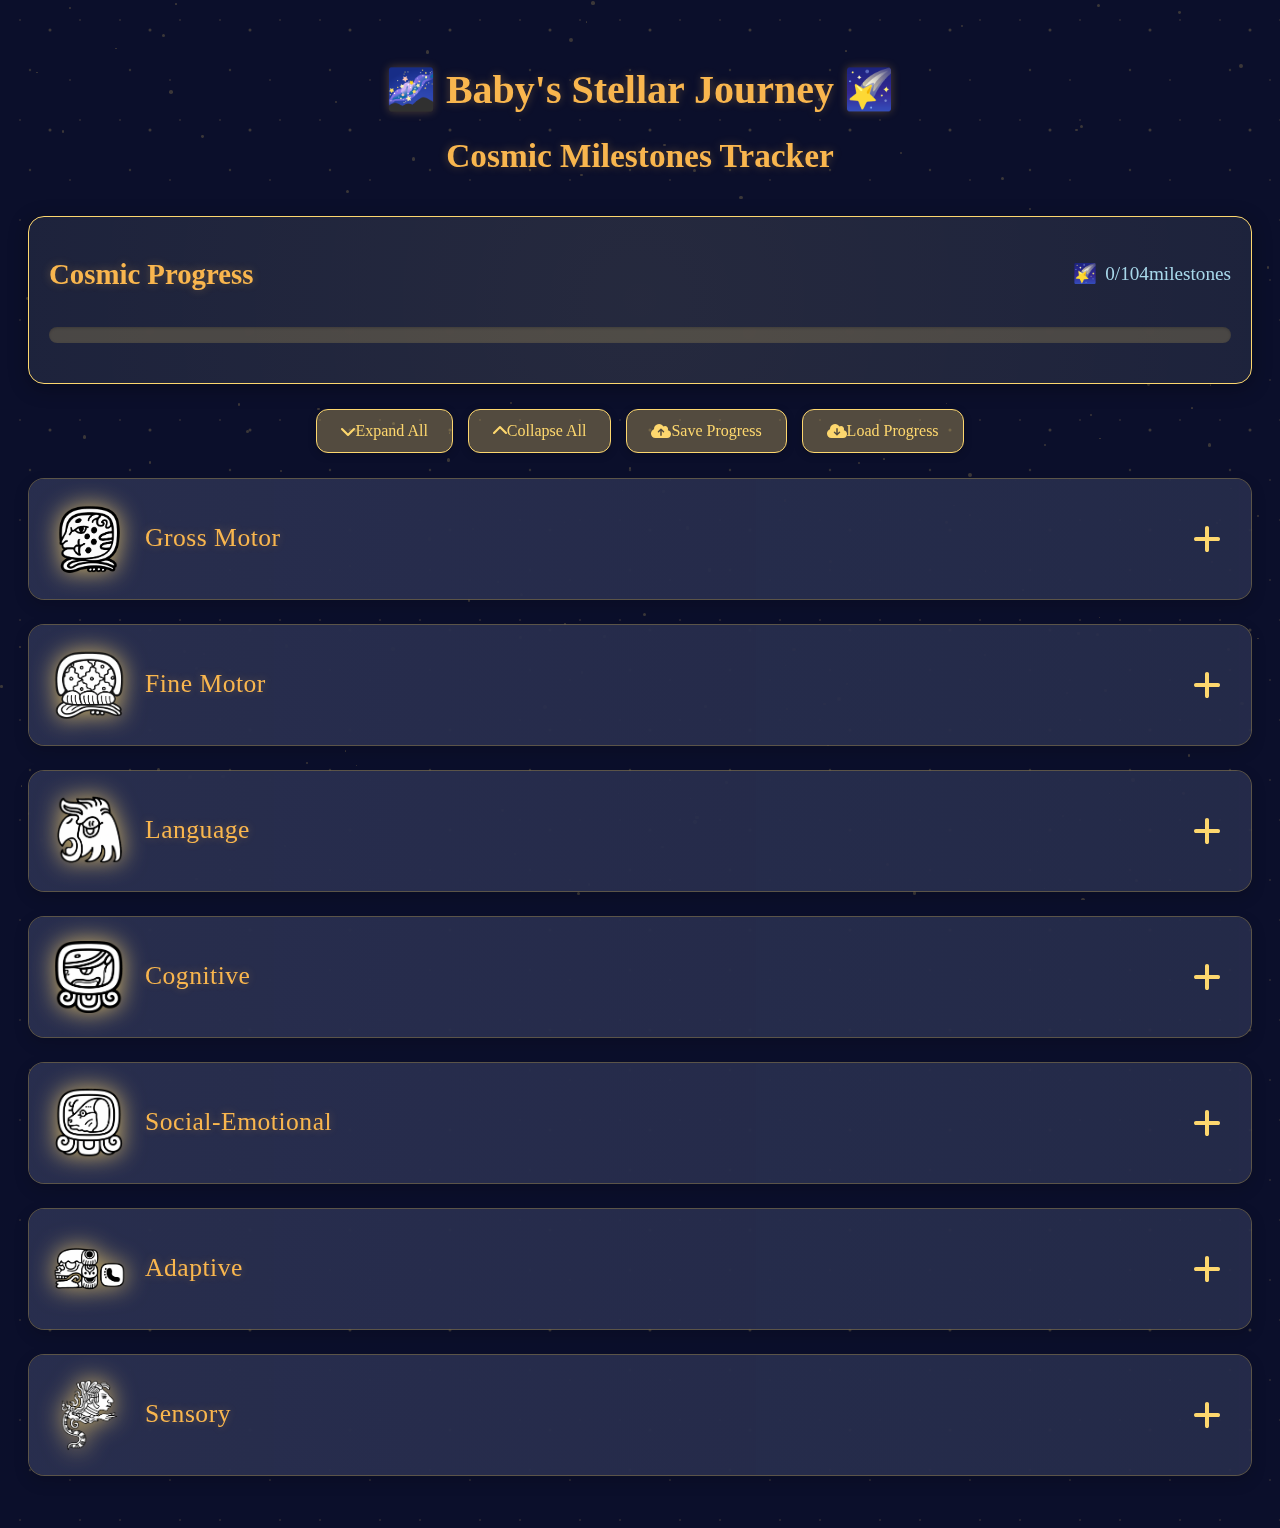
<file: index.html>
<!DOCTYPE html>
<html lang="en">
<head>
  <meta charset="UTF-8">
  <meta name="viewport" content="width=device-width, initial-scale=1.0">
  <title>Baby's Cosmic Milestones</title>
  <link rel="stylesheet" href="baby.css">
  <link rel="stylesheet" href="https://cdnjs.cloudflare.com/ajax/libs/font-awesome/6.0.0-beta3/css/all.min.css">
</head>
<body>
  <div class="constellation" id="constellation"></div>
  
  <h1>🌌 Baby's Stellar Journey 🌠<br><small>Cosmic Milestones Tracker</small></h1>
  
  <div class="progress-dashboard pulse">
    <div class="progress-header">
      <h2>Cosmic Progress</h2>
      <div class="progress-stats">
        <span id="completed-count">0</span>/<span id="total-count">0</span> milestones
      </div>
    </div>
    <div class="progress-bar-container">
      <div class="progress-bar" id="overall-progress" style="width: 0%"></div>
    </div>
    <div class="domain-progress" id="domain-progress"></div>
  </div>
  
  <div class="controls">
    <button class="control-btn" id="expand-all">
      <i class="fas fa-chevron-down"></i> Expand All
    </button>
    <button class="control-btn" id="collapse-all">
      <i class="fas fa-chevron-up"></i> Collapse All
    </button>
    <button class="control-btn" id="save-progress">
      <i class="fas fa-cloud-upload-alt"></i> Save Progress
    </button>
    <button class="control-btn" id="load-progress">
      <i class="fas fa-cloud-download-alt"></i> Load Progress
    </button>
  </div>
  
  <div id="milestones-container"></div>
  
  <div id="milestone-modal" class="modal">
    <div class="modal-content">
      <span class="close-modal">&times;</span>
      <h2 class="modal-title" id="modal-title"></h2>
      <div class="modal-section">
        <div class="modal-section-title">Celestial Timing</div>
        <div id="modal-age"></div>
      </div>
      <div class="modal-section">
        <div class="modal-section-title">Constellation</div>
        <div id="modal-domain"></div>
      </div>
      <div class="modal-section">
        <div class="modal-section-title">Stardust Description</div>
        <div id="modal-description"></div>
      </div>
      <div class="modal-section">
        <div class="modal-section-title">Guiding Stars (Tips)</div>
        <div id="modal-tips"></div>
      </div>
      <div class="modal-section">
        <div class="modal-section-title">Cosmic Range</div>
        <div id="modal-range"></div>
      </div>
      <button class="complete-btn" id="complete-btn">
        Mark as Reached
      </button>
      <div class="modal-section">
        <div class="modal-section-title">Celestial Source</div>
        <div id="modal-source"></div>
      </div>
    </div>
  </div>
  
  <div id="glyph-modal" class="glyph-modal">
    <div class="glyph-modal-content">
      <span class="glyph-modal-close">&times;</span>
      <div class="glyph-modal-header">
        <img id="glyph-modal-icon" class="glyph-modal-icon">
        <h2 class="glyph-modal-title" id="glyph-modal-title">
          <span id="glyph-modal-domain"></span>
          <small id="glyph-modal-mayan"></small>
        </h2>
      </div>
      <div class="modal-section">
        <div class="modal-section-title">Symbolism</div>
        <p id="glyph-modal-symbolism"></p>
      </div>
      <div class="modal-section">
        <div class="modal-section-title">Cultural Significance</div>
        <p id="glyph-modal-culture"></p>
      </div>
      <div class="modal-section">
        <div class="modal-section-title">Developmental Connection</div>
        <p id="glyph-modal-development"></p>
      </div>
    </div>
  </div>
  
  <div id="celebration" style="position: fixed; top: 0; left: 0; width: 100%; height: 100%; pointer-events: none; z-index: 2000; display: none;"></div>
  
  <script>
    const milestonesContainer = document.getElementById("milestones-container");
    const expandAllBtn = document.getElementById("expand-all");
    const collapseAllBtn = document.getElementById("collapse-all");
    const saveProgressBtn = document.getElementById("save-progress");
    const loadProgressBtn = document.getElementById("load-progress");
    const completedCount = document.getElementById("completed-count");
    const totalCount = document.getElementById("total-count");
    const overallProgress = document.getElementById("overall-progress");
    const domainProgress = document.getElementById("domain-progress");
    const celebration = document.getElementById("celebration");

    let milestonesData = [];
    let currentMilestoneId = null;
    let completedMilestones = [];
    const domainGlyphs = {
      'Gross Motor':     'assets/jaguar-balam-new.png',
      'Fine Motor':      'assets/turtle-ahk-new.png',
      'Language':        'assets/macaw-mo-new.png',
      'Cognitive':       'assets/eagle-kutz-new.png',
      'Social-Emotional':'assets/deer-manik-new.png',
      'Adaptive':        'assets/black-road-xibalba-new.png',
      'Sensory':         'assets/kukulkan-new.png'
    };

    const glyphExplanations = {
      'Gross Motor': {
        mayanName: "Jaguar (Balam)",
        symbolism: "The jaguar represents strength, agility, and physical power in Mayan culture.",
        culture: "In Mayan mythology, the jaguar was considered the ruler of the underworld.",
        development: "Just as a jaguar cub develops its hunting skills, babies develop gross motor skills."
      },
      'Fine Motor': {
        mayanName: "Turtle (Ek')",
        symbolism: "The turtle glyph represents precision and delicate movements.",
        culture: "Turtles were seen as wise creatures in Mayan culture.",
        development: "Like a turtle carefully manipulating objects with its claws."
      },
      'Language': {
        mayanName: "Macaw (Mo')",
        symbolism: "The colorful macaw represents communication and vocalization.",
        culture: "Macaws were sacred to the Maya as messengers.",
        development: "Just as a young macaw learns to vocalize."
      },
      'Cognitive': {
        mayanName: "Eagle (K'uk')",
        symbolism: "The eagle represents vision and higher thinking.",
        culture: "The eagle was associated with the sun god.",
        development: "Like an eaglet learning to interpret the world."
      },
      'Social-Emotional': {
        mayanName: "Deer (Manik')",
        symbolism: "The deer represents emotional awareness.",
        culture: "Deer were associated with the Mayan moon goddess.",
        development: "Like a fawn learning to interact with its herd."
      },
      'Adaptive': {
        mayanName: "Black Road (Xibalba)",
        symbolism: "The black road represents life's journey.",
        culture: "The black road led to Xibalba (the underworld).",
        development: "Just as travelers adapt to their path."
      },
      'Sensory': {
        mayanName: "Feathered Serpent (Kukulkan)",
        symbolism: "Represents sensory integration.",
        culture: "Kukulkan was a major deity.",
        development: "Like the serpent sensing its environment."
      }
    };

    const PROGRESS_FILE_NAME = 'baby_milestones_progress.json';

    document.addEventListener('DOMContentLoaded', () => {
      createConstellation();
      loadMilestones();
      setupControls();
      loadInitialProgress();
    });

    function loadInitialProgress() {
      const savedProgress = localStorage.getItem('completedMilestones');
      if (savedProgress) {
        try {
          completedMilestones = JSON.parse(savedProgress);
          updateProgressDashboard();
          updateMilestoneCards();
        } catch (e) {
          console.error("Error loading initial progress:", e);
        }
      }
    }

    function saveProgressToFile() {
      const progressData = JSON.stringify(completedMilestones);
      localStorage.setItem('completedMilestones', progressData);
      
      const blob = new Blob([progressData], { type: 'application/json' });
      const url = URL.createObjectURL(blob);
      const a = document.createElement('a');
      a.href = url;
      a.download = PROGRESS_FILE_NAME;
      document.body.appendChild(a);
      a.click();
      document.body.removeChild(a);
      URL.revokeObjectURL(url);
      
      showTemporaryMessage('Progress saved!', 'success');
    }

    function loadProgressFromFile() {
      const input = document.createElement('input');
      input.type = 'file';
      input.accept = '.json';
      
      input.onchange = e => {
        const file = e.target.files[0];
        if (!file) return;
        
        const reader = new FileReader();
        reader.onload = event => {
          try {
            const data = JSON.parse(event.target.result);
            if (Array.isArray(data)) {
              completedMilestones = data;
              localStorage.setItem('completedMilestones', JSON.stringify(data));
              updateProgressDashboard();
              updateMilestoneCards();
              showTemporaryMessage('Progress loaded!', 'success');
            }
          } catch (e) {
            console.error('Error parsing progress file:', e);
            showTemporaryMessage('Invalid progress file', 'error');
          }
        };
        reader.readAsText(file);
      };
      input.click();
    }

    function createConstellation() {
      const container = document.getElementById('constellation');
      const starsCount = 200;
      
      container.innerHTML = '';
      
      for (let i = 0; i < starsCount; i++) {
        const star = document.createElement('div');
        star.className = 'star';
        
        star.style.left = `${Math.random() * 100}%`;
        star.style.top = `${Math.random() * 100}%`;
        star.style.width = `${Math.random() * 3 + 1}px`;
        star.style.height = star.style.width;
        star.style.animationDelay = `${Math.random() * 4}s`;
        star.style.animationDuration = `${2 + Math.random() * 3}s`;
        
        if (i % 15 === 0) {
          star.classList.add('shooting-star');
          star.style.animation = `shoot ${3 + Math.random() * 2}s linear ${star.style.animationDelay} infinite`;
          star.style.width = '60px';
          star.style.height = '2px';
          star.style.opacity = '0';
        }
        
        container.appendChild(star);
      }
    }

    function loadMilestones() {
      fetch("milestones.json")
        .then(response => response.json())
        .then(data => {
          milestonesData = data.milestones;
          totalCount.textContent = milestonesData.length;
          groupAndDisplayMilestones();
          setupGlyphInteractions();
        })
        .catch(err => console.error("Error loading milestones:", err));
    }

    function groupAndDisplayMilestones() {
      const grouped = groupByDomain(milestonesData);
      milestonesContainer.innerHTML = '';
      
      Object.entries(grouped).forEach(([domain, milestones]) => {
        const domainEl = createDomainAccordion(domain, milestones);
        milestonesContainer.appendChild(domainEl);
      });
      
      setTimeout(() => {
        document.querySelectorAll('.domain-accordion').forEach((el, index) => {
          setTimeout(() => {
            el.classList.add('fade-in');
          }, index * 100);
        });
      }, 100);
    }

    function groupByDomain(milestones) {
      return milestones.reduce((acc, milestone) => {
        const domain = milestone.domain.split(' (')[0];
        if (!acc[domain]) acc[domain] = [];
        acc[domain].push(milestone);
        return acc;
      }, {});
    }

    function createDomainAccordion(domain, milestones) {
      const domainEl = document.createElement('div');
      domainEl.className = 'domain-accordion';
      
      milestones.sort((a, b) => parseFloat(a.range.average) - parseFloat(b.range.average));
      
      const header = document.createElement('div');
      header.className = 'domain-header';
      header.innerHTML = `
        <img src="${domainGlyphs[domain]}" alt="${domain}" class="domain-glyph">
        <div class="domain-title">${domain}</div>
        <div class="domain-toggle"><i class="fas fa-plus"></i></div>
      `;
      
      const content = document.createElement('div');
      content.className = 'domain-content';
      
      milestones.forEach(milestone => {
        content.appendChild(createMilestoneCard(milestone));
      });
      
      header.addEventListener('click', (e) => {
        if (e.target.classList.contains('domain-glyph')) return;
        
        content.classList.toggle('expanded');
        const toggleIcon = header.querySelector('.domain-toggle i');
        toggleIcon.classList.toggle('fa-plus');
        toggleIcon.classList.toggle('fa-minus');
      });
      
      domainEl.appendChild(header);
      domainEl.appendChild(content);
      return domainEl;
    }

    function createMilestoneCard(milestone) {
      const card = document.createElement('div');
      card.className = `milestone-card ${isCompleted(milestone.id) ? 'completed' : ''}`;
      card.dataset.id = milestone.id;
      
      const domain = milestone.domain.split(' (')[0];
      const mayanName = milestone.domain.match(/\(([^)]+)\)/)[1];

      card.innerHTML = `
        <div class="milestone-card-header">
          <div class="milestone-title">
            <img src="${domainGlyphs[domain]}" alt="${domain}" class="milestone-glyph">
            ${milestone.title}
          </div>
          ${isCompleted(milestone.id) ? '<div class="moon-badge">🌙</div>' : ''}
        </div>
        <div class="milestone-age">${milestone.age}</div>
        <div class="milestone-domain">${domain} <small>${mayanName}</small></div>
        <div class="milestone-description">${milestone.description}</div>
      `;
      
      card.addEventListener('click', (e) => {
        if (!e.target.classList.contains('control-btn')) {
          openMilestoneModal(milestone.id);
        }
      });
      
      return card;
    }

    function setupGlyphInteractions() {
      document.querySelectorAll('.domain-glyph, .milestone-glyph, .domain-progress-item img').forEach(glyph => {
        glyph.addEventListener('click', function(e) {
          e.stopPropagation();
          const domain = this.closest('.domain-header') 
            ? this.closest('.domain-header').querySelector('.domain-title').textContent 
            : this.closest('.milestone-card') 
              ? this.closest('.milestone-card').querySelector('.milestone-domain').textContent.split(' ')[0]
              : this.closest('.domain-progress-item').querySelector('span').textContent.trim();
          
          showGlyphGuide(domain);
        });
      });
    }

    function showGlyphGuide(domain) {
      const guide = glyphExplanations[domain];
      if (!guide) return;
      
      document.getElementById('glyph-modal-icon').src = domainGlyphs[domain];
      document.getElementById('glyph-modal-domain').textContent = domain;
      document.getElementById('glyph-modal-mayan').textContent = guide.mayanName;
      document.getElementById('glyph-modal-symbolism').textContent = guide.symbolism;
      document.getElementById('glyph-modal-culture').textContent = guide.culture;
      document.getElementById('glyph-modal-development').textContent = guide.development;
      
      const modal = document.getElementById('glyph-modal');
      modal.style.display = 'flex';
      setTimeout(() => modal.classList.add('show'), 10);
    }

    function closeGlyphModal() {
      const modal = document.getElementById('glyph-modal');
      modal.classList.remove('show');
      setTimeout(() => modal.style.display = 'none', 300);
    }

    function isCompleted(id) {
      return completedMilestones.includes(id);
    }

    function updateProgressDashboard() {
      const completed = completedMilestones.length;
      const total = milestonesData.length;
      const percentage = total > 0 ? Math.round((completed / total) * 100) : 0;
      
      completedCount.textContent = completed;
      overallProgress.style.width = `${percentage}%`;
      
      domainProgress.innerHTML = '';
      const domains = groupByDomain(milestonesData);
      
      Object.entries(domains).forEach(([domain, milestones]) => {
        const domainCompleted = milestones.filter(m => isCompleted(m.id)).length;
        const domainPercentage = Math.round((domainCompleted / milestones.length) * 100);
        
        const item = document.createElement('div');
        item.className = 'domain-progress-item';
        item.innerHTML = `
          <img src="${domainGlyphs[domain]}" alt="${domain}">
          <span style="flex: 1; margin: 0 12px;">${domain}</span>
          <span style="min-width: 60px; text-align: right;">${domainCompleted}/${milestones.length}</span>
          <div style="width: 100px; margin-left: 12px;" class="progress-bar-container">
            <div class="progress-bar" style="width: ${domainPercentage}%"></div>
          </div>
        `;
        domainProgress.appendChild(item);
      });
      
      document.querySelector('.progress-dashboard').classList.add('pulse');
      setTimeout(() => {
        document.querySelector('.progress-dashboard').classList.remove('pulse');
      }, 1000);
      
      setupGlyphInteractions();
    }

    function setupControls() {
      expandAllBtn.addEventListener('click', () => {
        document.querySelectorAll('.domain-content').forEach(content => {
          content.classList.add('expanded');
          const header = content.previousElementSibling;
          const toggleIcon = header.querySelector('.domain-toggle i');
          toggleIcon.classList.remove('fa-plus');
          toggleIcon.classList.add('fa-minus');
        });
      });
      
      collapseAllBtn.addEventListener('click', () => {
        document.querySelectorAll('.domain-content').forEach(content => {
          content.classList.remove('expanded');
          const header = content.previousElementSibling;
          const toggleIcon = header.querySelector('.domain-toggle i');
          toggleIcon.classList.remove('fa-minus');
          toggleIcon.classList.add('fa-plus');
        });
      });
      
      saveProgressBtn.addEventListener('click', saveProgressToFile);
      loadProgressBtn.addEventListener('click', loadProgressFromFile);
      
      document.querySelector('.glyph-modal-close').addEventListener('click', closeGlyphModal);
    }

    function updateMilestoneCards() {
      document.querySelectorAll('.milestone-card').forEach(card => {
        const id = card.dataset.id;
        if (isCompleted(id)) {
          card.classList.add('completed');
          if (!card.querySelector('.moon-badge')) {
            const moonBadge = document.createElement('div');
            moonBadge.className = 'moon-badge';
            moonBadge.textContent = '🌙';
            card.querySelector('.milestone-card-header').appendChild(moonBadge);
          }
        } else {
          card.classList.remove('completed');
          const badge = card.querySelector('.moon-badge');
          if (badge) badge.remove();
        }
      });
    }

    function showTemporaryMessage(message, type) {
      const messageEl = document.createElement('div');
      messageEl.className = `temp-message ${type}`;
      messageEl.textContent = message;
      document.body.appendChild(messageEl);
      
      setTimeout(() => {
        messageEl.classList.add('fade-out');
        setTimeout(() => messageEl.remove(), 500);
      }, 3000);
    }

    function openMilestoneModal(id) {
      currentMilestoneId = id;
      const milestone = milestonesData.find(m => m.id === id);
      if (!milestone) return;
      
      document.getElementById('modal-title').textContent = milestone.title;
      document.getElementById('modal-age').textContent = milestone.age;
      
      const domainParts = milestone.domain.split(' / ');
      const domainDisplay = domainParts.length > 1 ? 
        `${domainParts[0]} (${domainParts[1]})` : milestone.domain;
      document.getElementById('modal-domain').textContent = domainDisplay;
      
      document.getElementById('modal-description').textContent = milestone.description;
      document.getElementById('modal-tips').textContent = milestone.tips;
      document.getElementById('modal-source').textContent = milestone.source;
      
      function formatMonthLabel(label) {
        if (label.includes("month")) return label; // already includes unit
        const value = parseFloat(label);
        const unit = value === 1 ? "month" : "months";
        return `${value} ${unit}`;
      }
    
      const rangeText = `Early stars: ${formatMonthLabel(milestone.range.early)}
      Common alignment: ${formatMonthLabel(milestone.range.average)}
      Late bloomers: ${formatMonthLabel(milestone.range.late)}`;
      
      document.getElementById('modal-range').textContent = rangeText;
      
      const completeBtn = document.getElementById('complete-btn');
      if (isCompleted(milestone.id)) {
        completeBtn.innerHTML = 'Milestone Reached!';
        completeBtn.classList.add('completed-btn');
      } else {
        completeBtn.innerHTML = 'Mark as Reached';
        completeBtn.classList.remove('completed-btn');
      }
      
      const modal = document.getElementById('milestone-modal');
      modal.style.display = 'flex';
      setTimeout(() => modal.classList.add('show'), 10);
    }

    function closeModal() {
      const modal = document.getElementById('milestone-modal');
      modal.classList.remove('show');
      setTimeout(() => modal.style.display = 'none', 300);
    }

    function toggleMilestoneCompletion() {
      if (!currentMilestoneId) return;
      
      const index = completedMilestones.indexOf(currentMilestoneId);
      const card = document.querySelector(`[data-id="${currentMilestoneId}"]`);
      const completeBtn = document.getElementById('complete-btn');
      
      if (index === -1) {
        completedMilestones.push(currentMilestoneId);
        card.classList.add('completed');
        
        const moonBadge = document.createElement('div');
        moonBadge.className = 'moon-badge';
        moonBadge.textContent = '🌙';
        card.querySelector('.milestone-card-header').appendChild(moonBadge);
        
        completeBtn.innerHTML = 'Milestone Reached!';
        completeBtn.classList.add('completed-btn');
        
        showCelebration();
      } else {
        completedMilestones.splice(index, 1);
        card.classList.remove('completed');
        card.querySelector('.moon-badge')?.remove();
        
        completeBtn.innerHTML = 'Mark as Reached';
        completeBtn.classList.remove('completed-btn');
      }
      
      // Only save to localStorage, not to file
      localStorage.setItem('completedMilestones', JSON.stringify(completedMilestones));
      updateProgressDashboard();
    }

    function showCelebration() {
      celebration.style.display = 'block';
      celebration.innerHTML = '';
      
      for (let i = 0; i < 50; i++) {
        const star = document.createElement('div');
        star.className = 'celebration-star';
        star.style.left = `${Math.random() * 100}%`;
        star.style.top = `${Math.random() * 100}%`;
        star.style.animationDelay = `${Math.random() * 0.5}s`;
        star.innerHTML = ['✨', '🌟', '⭐', '🌠', '💫'][Math.floor(Math.random() * 5)];
        celebration.appendChild(star);
      }
      
      setTimeout(() => {
        celebration.style.display = 'none';
      }, 2000);
    }

    document.querySelector('.close-modal').addEventListener('click', closeModal);
    document.getElementById('complete-btn').addEventListener('click', toggleMilestoneCompletion);
    
    window.addEventListener('click', function(event) {
      if (event.target === document.getElementById('milestone-modal')) {
        closeModal();
      }
      if (event.target === document.getElementById('glyph-modal')) {
        closeGlyphModal();
      }
    });
    
    window.addEventListener('resize', () => {
      createConstellation();
    });
  </script>
</body>
</html>
</file>
<file: baby.css>
/* Enhanced Base Styles */
body {
  background-color: #0b0f2b;
  color: #fdd76e;
  font-family: -apple-system, 'Palatino', 'Georgia', serif;
  padding: 20px;
  line-height: 1.6;
  background-image: url('data:image/svg+xml;utf8,<svg xmlns="http://www.w3.org/2000/svg" width="100" height="100" viewBox="0 0 100 100"><circle cx="20" cy="20" r="1" fill="%23fdd76e22"/><circle cx="50" cy="30" r="1.5" fill="%23fdd76e33"/><circle cx="80" cy="20" r="1" fill="%23fdd76e22"/><circle cx="30" cy="70" r="1.2" fill="%23fdd76e28"/><circle cx="70" cy="80" r="1" fill="%23fdd76e22"/></svg>');
}

/* Enhanced Typography */
h1, h2, h3 {
  color: #f9b64e;
  font-family: -apple-system, 'Apple Chancery', cursive;
  text-align: center;
  margin: 0.5em 0;
  text-shadow: 0 0 10px rgba(249, 182, 78, 0.3);
}

h1 {
  font-size: 2.5rem;
  /* background: linear-gradient(90deg, #f9b64e, #fdd76e);*/
  /* -webkit-background-clip: text; */
   background-clip: text;
  /* color: transparent; */
  padding: 10px 0;
}

h2 {
  font-size: 1.8rem;
}

h3 {
  font-size: 1.4rem;
  color: #a8d8ea;
}

/* Enhanced Layout */
main {
  max-width: 900px;
  margin: 0 auto;
  padding: 20px;
}

/* Enhanced Progress Dashboard */
.progress-dashboard {
  background: rgba(28, 34, 61, 0.9);
  border: 1px solid #fdd76e;
  border-radius: 16px;
  padding: 20px;
  margin: 20px auto;
  box-shadow: 0 4px 20px rgba(0, 0, 0, 0.3);
  backdrop-filter: blur(5px);
  position: relative;
  overflow: hidden;
}

.progress-dashboard::before {
  content: '';
  position: absolute;
  top: -50%;
  left: -50%;
  width: 200%;
  height: 200%;
  background: radial-gradient(circle, rgba(253, 215, 110, 0.05) 0%, transparent 70%);
  z-index: -1;
}

.progress-header {
  display: flex;
  justify-content: space-between;
  align-items: center;
  margin-bottom: 15px;
}

.progress-stats {
  font-size: 1.2rem;
  color: #a8d8ea;
  display: flex;
  align-items: center;
}

.progress-stats::before {
  content: '🌠';
  margin-right: 8px;
}

.progress-bar-container {
  height: 16px;
  background: rgba(253, 215, 110, 0.2);
  border-radius: 8px;
  margin: 15px 0;
  overflow: hidden;
  box-shadow: inset 0 1px 3px rgba(0, 0, 0, 0.2);
}

.progress-bar {
  height: 100%;
  background: linear-gradient(90deg, #f9b64e, #fdd76e);
  transition: width 0.5s ease;
  position: relative;
  overflow: hidden;
}

.progress-bar::after {
  content: '';
  position: absolute;
  top: 0;
  left: 0;
  right: 0;
  bottom: 0;
  background: linear-gradient(90deg, 
    rgba(255, 255, 255, 0) 0%, 
    rgba(255, 255, 255, 0.3) 50%, 
    rgba(255, 255, 255, 0) 100%);
  animation: shimmer 2s infinite;
}

@keyframes shimmer {
  0% { transform: translateX(-100%); }
  100% { transform: translateX(100%); }
}

.domain-progress {
  margin-top: 20px;
}

.domain-progress-item {
  display: flex;
  align-items: center;
  margin: 10px 0;
  padding: 12px 0;
  border-bottom: 1px dashed rgba(253, 215, 110, 0.2);
  transition: transform 0.3s ease;
}

.domain-progress-item:hover {
  transform: translateX(5px);
}

/* Larger progress section icons */
.domain-progress-item img {
  width: 48px !important;
  height: 48px !important;
  margin-right: 15px;
  filter: drop-shadow(0 0 8px rgba(253, 215, 110, 0.7));
  cursor: pointer;
  transition: all 0.3s ease;
}

.domain-progress-item img:hover {
  transform: scale(1.1);
  filter: drop-shadow(0 0 12px rgba(253, 215, 110, 0.9));
}

/* Enhanced Controls */
.controls {
  display: flex;
  justify-content: center;
  gap: 15px;
  margin: 25px 0;
  flex-wrap: wrap;
}

.control-btn {
  background: rgba(253, 215, 110, 0.3);
  color: #fdd76e;
  border: 1px solid #fdd76e;
  border-radius: 12px;
  padding: 12px 24px;
  cursor: pointer;
  font-family: -apple-system, 'Palatino', 'Georgia', serif;
  transition: all 0.3s ease;
  font-size: 1rem;
  display: flex;
  align-items: center;
  box-shadow: 0 2px 8px rgba(0, 0, 0, 0.2);
}

.control-btn::before {
  margin-right: 8px;
}
.control-btn::after {
  margin-left: 8px;
}

.control-btn:hover {
  background: rgba(253, 215, 110, 0.5);
  transform: translateY(-3px);
  box-shadow: 0 4px 12px rgba(0, 0, 0, 0.3);
}

/* Enhanced Accordion Styles */
.domain-accordion {
  margin-bottom: 1.5rem;
  border: 1px solid rgba(253, 215, 110, 0.3);
  border-radius: 16px;
  overflow: hidden;
  background: rgba(28, 34, 61, 0.7);
  box-shadow: 0 6px 15px rgba(0, 0, 0, 0.15);
  transition: transform 0.3s ease, box-shadow 0.3s ease;
}

.domain-accordion:hover {
  transform: translateY(-3px);
  box-shadow: 0 8px 20px rgba(0, 0, 0, 0.2);
}

.domain-header {
  background: linear-gradient(90deg, rgba(42, 48, 80, 0.9), rgba(42, 48, 80, 0.7));
  padding: 24px;
  display: flex;
  align-items: center;
  cursor: pointer;
  transition: all 0.3s ease;
}

.domain-header:hover {
  background: linear-gradient(90deg, rgba(42, 48, 80, 0.95), rgba(42, 48, 80, 0.8));
}

/* Larger domain header icons */
.domain-glyph {
  width: 72px;
  height: 72px;
  margin-right: 20px;
  object-fit: contain;
  filter: drop-shadow(0 0 12px rgba(253, 215, 110, 0.8));
  transition: all 0.3s ease;
  cursor: pointer;
}

.domain-header:hover .domain-glyph {
  transform: rotate(10deg) scale(1.1);
}

.domain-title {
  font-size: 1.6rem;
  color: #f9b64e;
  flex-grow: 1;
  font-family: -apple-system, 'Apple Chancery', cursive;
  letter-spacing: 0.5px;
  text-shadow: 0 0 8px rgba(249, 182, 78, 0.3);
}

.domain-toggle {
  font-size: 2rem;
  color: #fdd76e;
  width: 40px;
  text-align: center;
  transition: transform 0.3s ease;
  display: flex;
  justify-content: center;
}

.domain-content {
  max-height: 0;
  overflow: hidden;
  transition: max-height 0.5s cubic-bezier(0.4, 0, 0.2, 1);
}

.domain-content.expanded {
  max-height: 5000px;
}

.domain-content.expanded + .domain-header .domain-toggle i {
  transform: rotate(180deg);
}

/* Enhanced Milestone Cards */
.milestone-card {
  padding: 20px 24px;
  border-bottom: 1px solid rgba(253, 215, 110, 0.1);
  position: relative;
  cursor: pointer;
  transition: all 0.3s ease;
  background: rgba(28, 34, 61, 0.5);
}

.milestone-card:hover {
  background: rgba(42, 48, 80, 0.5);
  transform: translateX(5px);
}

.milestone-card.completed {
  background: linear-gradient(90deg, rgba(76, 175, 80, 0.1), rgba(28, 34, 61, 0.7));
  border-left: 4px solid #4CAF50;
}

.milestone-card-header {
  display: flex;
  justify-content: space-between;
  align-items: flex-start;
  position: relative;
  gap: 12px;
  flex-wrap: wrap;
}

.moon-badge {
  font-size: 1.4rem;
  line-height: 1;
  color: #ffecb3;
  filter: drop-shadow(0 0 6px #ffeeb3);
  pointer-events: none;
  animation: glowPulse 2s ease-in-out infinite;
  flex-shrink: 0;
}

@keyframes glowPulse {
  0% { filter: drop-shadow(0 0 6px #ffeeb3); transform: scale(1); }
  50% { filter: drop-shadow(0 0 12px #fff2cc); transform: scale(1.1); }
  100% { filter: drop-shadow(0 0 6px #ffeeb3); transform: scale(1); }
}

.milestone-title-container {
  position: relative;
  padding-right: 2rem;
}

.milestone-title {
  font-size: 1.1rem;
  color: #f9b64e;
  margin-bottom: 8px;
  padding-top: 8px;
  flex: 1 1 auto;
  flex-wrap: wrap;
  gap: 10px;
  display: flex;
  align-items: center;
  font-family: -apple-system, 'Apple Chancery', cursive;
}

.milestone-glyph {
  width: 36px;
  height: 36px;
  margin-right: 12px;
  object-fit: contain;
  opacity: 0.95;
  filter: drop-shadow(0 0 5px rgba(253, 215, 110, 0.7));
}

.milestone-age {
  color: #a8d8ea;
  font-size: 0.95rem;
  margin-bottom: 8px;
  display: flex;
  align-items: center;
}

.milestone-age::before {
  content: '⏳';
  margin-right: 6px;
  font-size: 0.9rem;
}

.milestone-domain {
  font-size: 0.9rem;
  color: rgba(253, 215, 110, 0.9);
  margin-bottom: 12px;
  display: flex;
  align-items: center;
}

.milestone-domain small {
  color: rgba(253, 215, 110, 0.6);
  margin-left: 10px;
  font-size: 0.85rem;
}

.milestone-description {
  font-size: 1rem;
  line-height: 1.6;
  color: rgba(255, 246, 214, 0.95);
  padding-left: 48px;
}

/* Enhanced Completion Badge */
.moon-badge {
  position: absolute;
  top: 20px;
  right: 24px;
  font-size: 1.8rem;
  animation: moonFlash 0.8s ease;
  filter: drop-shadow(0 0 8px rgba(253, 215, 110, 0.7));
  transition: transform 0.3s ease;
}

.moon-badge:hover {
  transform: rotate(15deg) scale(1.2);
}

@keyframes moonFlash {
  0% { transform: scale(0.5); opacity: 0; }
  50% { transform: scale(1.2); opacity: 0.8; }
  100% { transform: scale(1); opacity: 1; }
}

/* Enhanced Constellation Background */
.constellation {
  position: fixed;
  top: 0;
  left: 0;
  width: 100%;
  height: 100%;
  pointer-events: none;
  z-index: -1;
  opacity: 0.2;
  overflow: hidden;
}

.star {
  position: absolute;
  background-color: #fdd76e;
  border-radius: 50%;
  animation: twinkle 4s infinite alternate;
  transition: all 0.5s ease;
}

.star::after {
  content: '';
  position: absolute;
  top: 50%;
  left: 50%;
  width: 200%;
  height: 200%;
  background: radial-gradient(circle, rgba(253, 215, 110, 0.8) 0%, transparent 70%);
  transform: translate(-50%, -50%);
  opacity: 0;
  transition: opacity 0.5s ease;
}

.star:hover::after {
  opacity: 0.3;
}

@keyframes twinkle {
  0% { opacity: 0.3; transform: scale(0.9); }
  50% { opacity: 0.8; transform: scale(1.1); }
  100% { opacity: 0.5; transform: scale(1); }
}

/* Enhanced Modal Styles */
.modal {
  display: none;
  position: fixed;
  top: 0;
  left: 0;
  width: 100%;
  height: 100%;
  background: rgba(11, 15, 43, 0.97);
  z-index: 1000;
  align-items: center;
  justify-content: center;
  backdrop-filter: blur(5px);
  animation: fadeIn 0.3s ease forwards;
}

.modal-content {
  background: linear-gradient(135deg, #1c223d, #0f142f);
  border: 2px solid #fdd76e;
  border-radius: 20px;
  padding: 30px;
  max-width: 500px;
  width: 90%;
  position: relative;
  color: #fff6d6;
  box-shadow: 0 15px 40px rgba(0, 0, 0, 0.4);
  max-height: 90vh;
  overflow-y: auto;
  transform: scale(0.95);
  transition: transform 0.3s ease;
}

.modal-content::before {
  content: '';
  position: absolute;
  top: 0;
  left: 0;
  right: 0;
  bottom: 0;
  background: url('data:image/svg+xml;utf8,<svg xmlns="http://www.w3.org/2000/svg" width="100" height="100" viewBox="0 0 100 100"><circle cx="10" cy="10" r="0.5" fill="%23fdd76e10"/><circle cx="30" cy="30" r="0.5" fill="%23fdd76e10"/><circle cx="70" cy="20" r="0.5" fill="%23fdd76e10"/><circle cx="90" cy="90" r="0.5" fill="%23fdd76e10"/></svg>');
  opacity: 0.1;
  z-index: -1;
}

.modal.show .modal-content {
  transform: scale(1);
}

.close-modal {
  position: absolute;
  top: 15px;
  right: 20px;
  font-size: 2rem;
  cursor: pointer;
  color: #fdd76e;
  transition: transform 0.3s ease;
  width: 40px;
  height: 40px;
  display: flex;
  align-items: center;
  justify-content: center;
  border-radius: 50%;
}

.close-modal:hover {
  transform: rotate(90deg) scale(1.1);
  background: rgba(253, 215, 110, 0.1);
}

.modal-title {
  color: #f9b64e;
  font-size: 1.8rem;
  margin-bottom: 1.5rem;
  text-align: center;
  font-family: -apple-system, 'Apple Chancery', cursive;
  padding-bottom: 10px;
  border-bottom: 1px solid rgba(253, 215, 110, 0.3);
}

.modal-section {
  margin-bottom: 1.5rem;
  background: rgba(28, 34, 61, 0.5);
  padding: 15px;
  border-radius: 12px;
  border-left: 3px solid #fdd76e;
}

.modal-section-title {
  color: #a8d8ea;
  font-weight: bold;
  margin-bottom: 0.8rem;
  font-size: 1.2rem;
  display: flex;
  align-items: center;
}

.modal-section-title::before {
  content: "✦";
  margin-right: 10px;
  font-size: 1rem;
  color: #fdd76e;
}

.complete-btn {
  background: linear-gradient(90deg, rgba(253, 215, 110, 0.3), rgba(249, 182, 78, 0.3));
  color: #fdd76e;
  border: 1px solid #fdd76e;
  border-radius: 12px;
  padding: 12px 25px;
  cursor: pointer;
  margin: 2rem auto;
  display: flex;
  align-items: center;
  justify-content: center;
  transition: all 0.3s ease;
  font-family: -apple-system, 'Palatino', 'Georgia', serif;
  font-size: 1.1rem;
  box-shadow: 0 4px 10px rgba(0, 0, 0, 0.2);
  width: 80%;
}

.complete-btn::before {
  margin-right: 10px;
}

.complete-btn::after {
  margin-left: 10px;
}

.complete-btn:hover {
  background: linear-gradient(90deg, rgba(253, 215, 110, 0.5), rgba(249, 182, 78, 0.5));
  transform: translateY(-3px);
  box-shadow: 0 6px 15px rgba(0, 0, 0, 0.3);
}

.completed-btn {
  background: linear-gradient(90deg, rgba(76, 175, 80, 0.3), rgba(56, 142, 60, 0.3));
  border-color: #4CAF50;
  color: #fff;
}

.completed-btn::before {
  content: '✨';
}

.completed-btn::after {
  content: '✨';
}

/* Glyph Guide Modal */
.glyph-modal {
  display: none;
  position: fixed;
  top: 0;
  left: 0;
  width: 100%;
  height: 100%;
  background: rgba(76, 79, 100, 0.95);
  z-index: 2000;
  align-items: center;
  justify-content: center;
  animation: fadeIn 0.3s ease forwards;
}

.glyph-modal.show {
  display: flex;
}

.glyph-modal-content {
  background: linear-gradient(135deg, #1c223d, #0f142f);
  border: 2px solid #fdd76e;
  border-radius: 20px;
  padding: 30px;
  max-width: 600px;
  width: 90%;
  position: relative;
  color: #fff6d6;
  box-shadow: 0 15px 40px rgba(0, 0, 0, 0.4);
  max-height: 80vh;
  overflow-y: auto;
  transform: scale(0.95);
  transition: transform 0.3s ease;
}

.glyph-modal.show .glyph-modal-content {
  transform: scale(1);
}

.glyph-modal-header {
  display: flex;
  align-items: center;
  margin-bottom: 20px;
}

.glyph-modal-icon {
  width: 100px;
  height: 100px;
  margin-right: 20px;
  filter: drop-shadow(0 0 15px rgba(253, 215, 110, 0.8));
}

.glyph-modal-title {
  font-size: 1.8rem;
  color: #f9b64e;
  font-family: -apple-system, 'Apple Chancery', cursive;
  line-height: 1.3;
}

.glyph-modal-title small {
  display: block;
  font-size: 1.4rem;
  color: #a8d8ea;
  margin-top: 5px;
}

.glyph-modal-close {
  position: absolute;
  top: 15px;
  right: 20px;
  font-size: 2rem;
  cursor: pointer;
  color: #fdd76e;
  transition: transform 0.3s ease;
  width: 40px;
  height: 40px;
  display: flex;
  align-items: center;
  justify-content: center;
  border-radius: 50%;
}

.glyph-modal-close:hover {
  transform: rotate(90deg) scale(1.1);
  background: rgba(253, 215, 110, 0.1);
}

/* Celebration Animation */
@keyframes celebrate {
  0% { transform: scale(1); opacity: 1; }
  50% { transform: scale(1.2); opacity: 0.8; }
  100% { transform: scale(1); opacity: 1; }
}

.celebrate {
  animation: celebrate 0.5s ease 2;
}

/* Responsive Adjustments */
@media (max-width: 768px) {
  body {
    padding: 15px;
  }
  
  h1 {
    font-size: 2rem;
  }
  
  h2 {
    font-size: 1.5rem;
  }
  
  .progress-dashboard {
    padding: 15px;
  }
  
  .domain-header {
    padding: 15px;
  }
  
  .domain-glyph {
    width: 60px;
    height: 60px;
    margin-right: 15px;
  }
  
  .domain-progress-item img {
    width: 40px !important;
    height: 40px !important;
  }
  
  .milestone-card {
    padding: 15px;
  }
  
  .modal-content, .glyph-modal-content {
    padding: 20px;
  }
  
  .glyph-modal-icon {
    width: 80px;
    height: 80px;
  }
  
  .glyph-modal-title {
    font-size: 1.5rem;
  }
  
  .glyph-modal-title small {
    font-size: 1.2rem;
  }
  
  .controls {
    flex-direction: column;
    align-items: center;
  }
  
  .control-btn {
    width: 100%;
    justify-content: center;
  }
}

/* Animation Classes */
.fade-in {
  animation: fadeIn 0.5s ease forwards;
}

@keyframes fadeIn {
  from { opacity: 0; transform: translateY(20px); }
  to { opacity: 1; transform: translateY(0); }
}

.pulse {
  animation: pulse 2s infinite;
}

@keyframes pulse {
  0% { transform: scale(1); }
  50% { transform: scale(1.05); }
  100% { transform: scale(1); }
}

/* Celebration stars */
.celebration-star {
  position: absolute;
  font-size: 1.5rem;
  animation: celebrateStar 1.5s ease-out forwards;
  pointer-events: none;
  z-index: 2001;
}

@keyframes celebrateStar {
  0% { transform: scale(0.5) translateY(0); opacity: 0; }
  10% { opacity: 1; }
  100% { transform: scale(1.5) translateY(-100px); opacity: 0; }
}

/* Shooting stars */
@keyframes shoot {
  0% { transform: translateX(0) translateY(0); opacity: 0; }
  10% { opacity: 1; }
  100% { transform: translateX(100px) translateY(100px); opacity: 0; }
}

/* Temporary messages */
.temp-message {
  position: fixed;
  bottom: 20px;
  left: 50%;
  transform: translateX(-50%);
  padding: 12px 24px;
  border-radius: 30px;
  font-weight: bold;
  z-index: 1001;
  opacity: 0;
  animation: fadeInUp 0.3s ease forwards;
  box-shadow: 0 4px 15px rgba(0, 0, 0, 0.2);
}

.temp-message.success {
  background: rgba(76, 175, 80, 0.9);
  color: white;
}

.temp-message.error {
  background: rgba(244, 67, 54, 0.9);
  color: white;
}

.temp-message.info {
  background: rgba(33, 150, 243, 0.9);
  color: white;
}

@keyframes fadeInUp {
  from { opacity: 0; transform: translateX(-50%) translateY(20px); }
  to { opacity: 1; transform: translateX(-50%) translateY(0); }
}

.fade-out {
  animation: fadeOut 0.3s ease forwards;
}

@keyframes fadeOut {
  from { opacity: 1; transform: translateX(-50%) translateY(0); }
  to { opacity: 0; transform: translateX(-50%) translateY(-20px); }
}
</file>
